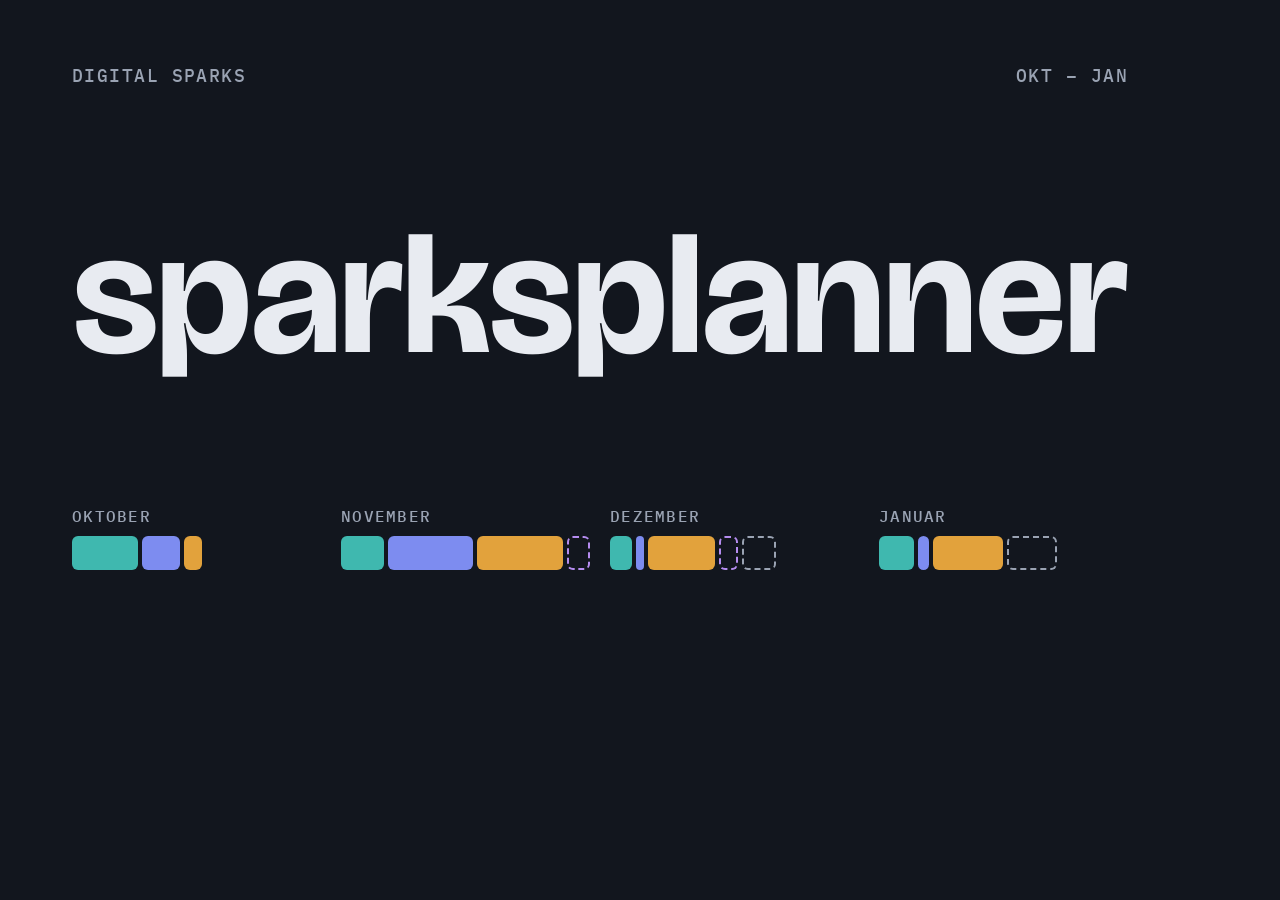
<file: og/og.html>
<!doctype html>
<html lang="de">
<head>
<meta charset="utf-8">
<!-- Quelle für ../og.png (1200 × 630). Neu rendern:
     "/Applications/Google Chrome.app/Contents/MacOS/Google Chrome" --headless=new \
       --window-size=1200,630 --hide-scrollbars --virtual-time-budget=5000 \
       --screenshot=og.png "file://$PWD/og/og.html"
     Der Monatsstreifen unten wird live aus plan.js berechnet. -->
<link rel="stylesheet" href="https://fonts.googleapis.com/css2?family=Bricolage+Grotesque:opsz,wght@12..96,700;12..96,800&family=IBM+Plex+Mono:wght@500&display=block">
<style>
  :root{
    --bg:#12161E; --surface:#1A202B; --ink:#E8EBF1; --muted:#9AA3B3; --line:#2A3140;
    --eil:#3FB8AF; --strat:#7D8CF0; --sparks:#E2A23C; --fl:#B58CF0;
  }
  *{box-sizing:border-box}
  html,body{margin:0;width:1200px;height:630px;overflow:hidden;background:var(--bg);color:var(--ink)}
  .card{position:relative;width:1200px;height:630px;padding:64px 72px 60px;display:grid;grid-template-rows:auto 1fr auto}
  .top{display:flex;justify-content:space-between;font:500 18px "IBM Plex Mono",monospace;letter-spacing:.08em;text-transform:uppercase;color:var(--muted)}
  h1{margin:0;align-self:center;font-family:"Bricolage Grotesque",sans-serif;font-weight:700;font-size:190px;line-height:.9;letter-spacing:-.01em;white-space:nowrap}
  .months{display:grid;grid-template-columns:repeat(4,1fr);gap:20px}
  .m{display:grid;gap:10px}
  .m b{font:500 16px "IBM Plex Mono",monospace;letter-spacing:.08em;text-transform:uppercase;color:var(--muted);font-weight:500}
  .bar{display:flex;gap:4px;height:34px}
  .bar i{display:block;border-radius:6px;min-width:6px}
  .bar i.ext{border:2px dashed var(--fl);background:transparent}
  .bar i.ag{border-color:var(--muted)}
</style>
</head>
<body>
<div class="card">
  <div class="top"><span>Digital Sparks</span><span id="range"></span></div>
  <h1 id="h">sparksplanner</h1>
  <div class="months" id="months"></div>
</div>
<script src="../plan.js"></script>
<script>
  const P = window.PLAN.dashboards.person, M = P.months;
  const col = { base: "var(--eil)", strat: "var(--strat)", sparks: "var(--sparks)" };
  document.getElementById("range").textContent = `${M[0].n.slice(0, 3)} – ${M[M.length - 1].n.slice(0, 3)}`;
  // Pro Monat: ein Streifen, Breite = Anteil an der Kapazität, Farbe = Arbeitsstrom, gestrichelt = extern
  const maxCap = Math.max(...M.map((m) => m.cap));
  document.getElementById("months").innerHTML = M.map((m) => {
    const seg = [];
    for (const s of Object.keys(P.streams)) {
      const d = P.rows.filter((r) => r.s === s).reduce((a, r) => a + ((r.p || {})[m.k] || 0), 0);
      if (d) seg.push(`<i style="flex:${d};background:${col[s]}"></i>`);
    }
    const fl = P.rows.reduce((a, r) => a + ((r.fl || {})[m.k] || 0), 0);
    const ag = P.rows.reduce((a, r) => a + ((r.ag || {})[m.k] || 0), 0);
    if (fl) seg.push(`<i class="ext" style="flex:${fl}"></i>`);
    if (ag) seg.push(`<i class="ext ag" style="flex:${ag}"></i>`);
    return `<div class="m"><b>${m.n}</b><div class="bar" style="width:${(m.cap / maxCap) * 100}%">${seg.join("")}</div></div>`;
  }).join("");
  // Schriftzug auf volle Breite einpassen
  document.fonts.ready.then(() => {
    const h = document.getElementById("h"), max = 1200 - 144;
    h.style.fontSize = (190 * max / h.scrollWidth) + "px";
  });
</script>
</body>
</html>
</file>
